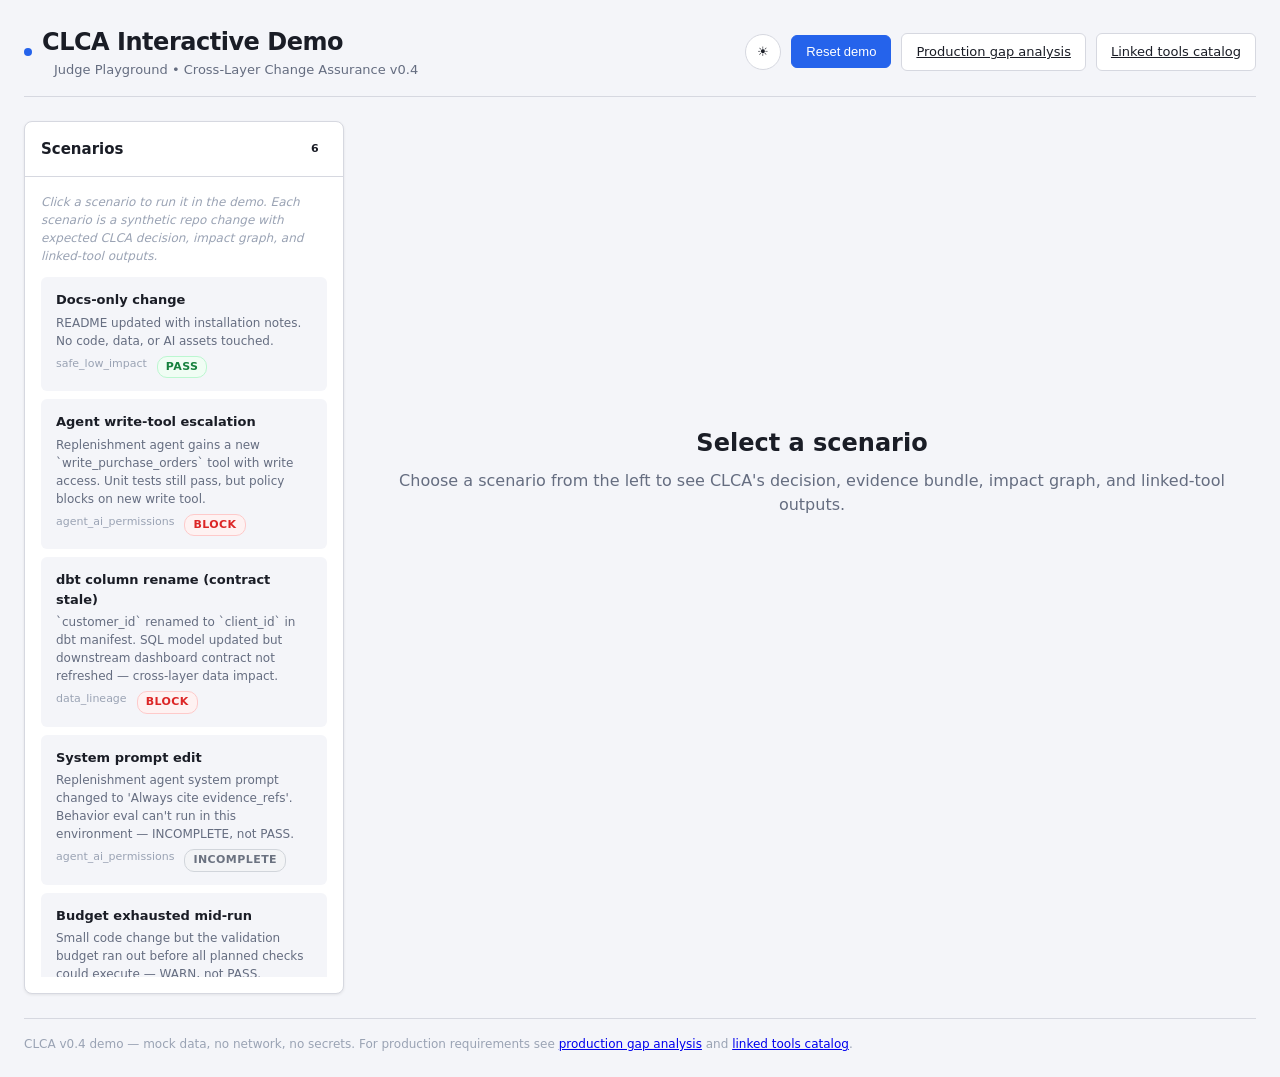
<file: demo/interactive_demo.html>
<!DOCTYPE html>
<html lang="en">
<head>
<meta charset="UTF-8">
<meta name="viewport" content="width=device-width, initial-scale=1.0">
<title>CLCA Interactive Demo — Judge Playground</title>
<style>
  * { box-sizing: border-box; margin: 0; padding: 0; }
  :root {
    --bg: #f4f5f9; --bg-raise: #ffffff; --bg-hover: #eef0f7;
    --fg: #1a1d26; --fg-faint: #656d80; --fg-dim: #9aa3b4;
    --accent: #2563eb; --accent-hover: #1d4ed8;
    --pass: #15803d; --warn: #b45309; --block: #dc2626; --incomplete: #6b7280;
    --border: #d6d8e0; --radius: 8px; --shadow: 0 1px 3px rgba(0,0,0,0.08);
  }
  [data-theme="dark"] {
    --bg: #0b0d12; --bg-raise: #14171d; --bg-hover: #1d2230;
    --fg: #e8eaed; --fg-faint: #808aa4; --fg-dim: #5c6476;
    --border: #2a2f3e;
  }
  html { background: var(--bg); color: var(--fg); font-family: Inter, system-ui, -apple-system, sans-serif; line-height: 1.5; }
  body { padding: 24px; max-width: 1400px; margin: 0 auto; }
  header { display: flex; align-items: center; justify-content: space-between; margin-bottom: 24px; padding-bottom: 16px; border-bottom: 1px solid var(--border); }
  h1 { font-size: 24px; font-weight: 700; letter-spacing: -0.02em; }
  .subtitle { color: var(--fg-faint); font-size: 13px; margin-left: 12px; }
  .toolbar { display: flex; gap: 10px; align-items: center; }
  .btn {
    background: var(--bg-raise); border: 1px solid var(--border); color: var(--fg);
    padding: 8px 14px; border-radius: 6px; font-size: 13px; cursor: pointer;
    transition: all 0.15s;
  }
  .btn:hover { background: var(--bg-hover); border-color: var(--fg-dim); }
  .btn.primary { background: var(--accent); color: #fff; border-color: var(--accent); }
  .btn.primary:hover { background: var(--accent-hover); }
  .btn.danger { background: transparent; color: var(--block); border-color: var(--block); }
  .btn.danger:hover { background: rgba(220,38,38,0.08); }
  .btn.theme { padding: 8px; border-radius: 50%; width: 36px; height: 36px; display: inline-flex; align-items: center; justify-content: center; }
  .grid { display: grid; grid-template-columns: 320px 1fr; gap: 24px; }
  .card { background: var(--bg-raise); border: 1px solid var(--border); border-radius: var(--radius); box-shadow: var(--shadow); overflow: hidden; }
  .card-header { padding: 16px; border-bottom: 1px solid var(--border); display: flex; align-items: center; justify-content: space-between; }
  .card-title { font-weight: 600; font-size: 15px; }
  .card-body { padding: 16px; }
  .scenario-list { height: calc(100vh - 200px); overflow-y: auto; display: flex; flex-direction: column; gap: 8px; }
  .scenario-item {
    padding: 12px 14px; border-radius: 6px; cursor: pointer; border: 1px solid transparent;
    background: var(--bg); font-size: 13px; transition: all 0.15s;
  }
  .scenario-item:hover { border-color: var(--accent); background: var(--bg-hover); }
  .scenario-item.selected { border-color: var(--accent); background: var(--accent); color: #fff; }
  .scenario-item.selected .desc { color: rgba(255,255,255,0.85); }
  .scenario-name { font-weight: 600; margin-bottom: 4px; display: block; }
  .desc { color: var(--fg-faint); font-size: 12px; margin-bottom: 6px; display: block; }
  .meta-row { font-size: 11px; color: var(--fg-dim); display: flex; gap: 10px; }
  .badge { display: inline-block; padding: 2px 8px; border-radius: 10px; font-size: 11px; font-weight: 600; text-transform: uppercase; letter-spacing: 0.04em; }
  .badge-pass { background: #f0fdf4; color: var(--pass); border: 1px solid #bbf7d0; }
  .badge-warn { background: #fffbeb; color: var(--warn); border: 1px solid #fcd34d; }
  .badge-block { background: #fef2f2; color: var(--block); border: 1px solid #fecaca; }
  .badge-incomplete { background: #f3f4f6; color: var(--incomplete); border: 1px solid #d1d5db; }
  .badge-422 { background: #f3f4f6; color: #6b7280; border: 1px solid #d1d5db; }
  .main-area { height: calc(100vh - 200px); display: flex; flex-direction: column; }
  .empty-state { flex: 1; display: flex; flex-direction: column; align-items: center; justify-content: center; color: var(--fg-faint); text-align: center; }
  .empty-state h2 { margin-bottom: 8px; color: var(--fg); }
  .result-header { padding: 16px; border-bottom: 1px solid var(--border); display: flex; align-items: center; justify-content: space-between; gap: 12px; }
  .decision-large { font-size: 32px; font-weight: 800; letter-spacing: -0.03em; }
  .decision-reasons { color: var(--fg-faint); font-size: 13px; margin-top: 4px; }
  .tabs { display: flex; border-bottom: 1px solid var(--border); overflow-x: auto; }
  .tab { padding: 12px 18px; font-size: 13px; cursor: pointer; color: var(--fg-dim); border-bottom: 2px solid transparent; white-space: nowrap; }
  .tab:hover { color: var(--fg); background: var(--bg-hover); }
  .tab.active { color: var(--accent); border-bottom-color: var(--accent); }
  .tab-panel { display: none; padding: 20px; overflow-y: auto; flex: 1; }
  .tab-panel.active { display: block; }
  .grid-2 { display: grid; grid-template-columns: 1fr 1fr; gap: 16px; }
  .grid-3 { display: grid; grid-template-columns: repeat(3, 1fr); gap: 16px; }
  .stat-card { background: var(--bg); border: 1px solid var(--border); border-radius: 8px; padding: 16px; }
  .stat-value { font-size: 22px; font-weight: 700; margin-top: 4px; }
  .stat-label { font-size: 11px; color: var(--fg-dim); text-transform: uppercase; letter-spacing: 0.06em; }
  .checks-table { width: 100%; border-collapse: collapse; font-size: 13px; }
  .checks-table th { text-align: left; padding: 10px; color: var(--fg-dim); border-bottom: 1px solid var(--border); font-size: 11px; text-transform: uppercase; }
  .checks-table td { padding: 10px; border-bottom: 1px solid var(--border); }
  .status-pill { padding: 2px 8px; border-radius: 10px; font-size: 11px; font-weight: 600; }
  .st-pass { background: #f0fdf4; color: var(--pass); }
  .st-failed { background: #fef2f2; color: var(--block); }
  .st-unsupported { background: #f3f4f6; color: var(--incomplete); }
  .st-timed_out { background: #fef2f2; color: var(--warn); }
  .excerpt { font-family: ui-monospace, SFMono-Regular, Menlo, monospace; font-size: 11px; color: var(--fg-dim); background: var(--bg-hover); padding: 6px 10px; border-radius: 4px; margin-top: 4px; }
  .graph-canvas { width: 100%; height: 320px; background: var(--bg); border-radius: 8px; border: 1px solid var(--border); }
  .linked-tool { background: var(--bg-raise); border: 1px solid var(--border); border-radius: 8px; padding: 14px; margin-bottom: 12px; }
  .linked-tool h4 { font-size: 13px; margin-bottom: 8px; color: var(--accent); }
  .linked-tool pre { font-size: 11px; overflow: auto; max-height: 200px; background: var(--bg); padding: 10px; border-radius: 4px; color: var(--fg); }
  .policy-toggle { display: flex; align-items: center; gap: 10px; margin-top: 16px; padding-top: 16px; border-top: 1px solid var(--border); }
  .switch { position: relative; display: inline-block; width: 44px; height: 24px; }
  .switch input { opacity: 0; width: 0; height: 0; }
  .slider { position: absolute; cursor: pointer; top: 0; left: 0; right: 0; bottom: 0; background: var(--border); transition: 0.2s; border-radius: 24px; }
  .slider:before { position: absolute; content: ""; height: 18px; width: 18px; left: 3px; bottom: 3px; background: #fff; transition: 0.2s; border-radius: 50%; }
  input:checked + .slider { background: var(--accent); }
  input:checked + .slider:before { transform: translateX(20px); }
  .faint { color: var(--fg-dim); font-style: italic; font-size: 12px; }
  .footer { margin-top: 24px; padding-top: 16px; border-top: 1px solid var(--border); color: var(--fg-dim); font-size: 12px; }
</style>
</head>
<body>
<header>
  <div style="display:flex;align-items:center;gap:10px;">
    <div style="width:8px;height:8px;background:var(--accent);border-radius:50%;"></div>
    <div>
      <h1>CLCA Interactive Demo</h1>
      <div class="subtitle">Judge Playground &bull; Cross-Layer Change Assurance v0.4</div>
    </div>
  </div>
  <div class="toolbar">
    <button class="btn theme" id="themeToggle" title="Toggle theme">&#9728;</button>
    <button class="btn primary" onclick="window.location.reload()">Reset demo</button>
    <a class="btn" href="../docs/PRODUCTION_READINESS_GAP_ANALYSIS.md" target="_blank">Production gap analysis</a>
    <a class="btn" href="../docs/LINKED_TOOLS_CATALOG.md" target="_blank">Linked tools catalog</a>
  </div>
</header>

<div class="grid">
  <aside>
    <div class="card">
      <div class="card-header"><span class="card-title">Scenarios</span><span class="badge" id="scenarioCount">0</span></div>
      <div class="card-body">
        <p class="faint" style="font-size:12px;margin-bottom:12px;">Click a scenario to run it in the demo. Each scenario is a synthetic repo change with expected CLCA decision, impact graph, and linked-tool outputs.</p>
        <div class="scenario-list" id="scenarioList"></div>
      </div>
    </div>
  </aside>

  <main class="main-area">
    <div class="empty-state" id="emptyState">
      <h2>Select a scenario</h2>
      <p>Choose a scenario from the left to see CLCA's decision, evidence bundle, impact graph, and linked-tool outputs.</p>
    </div>
    <div class="result-area card" id="resultArea" style="display:none; height:100%; flex-direction:column;">
      <div class="result-header">
        <div>
          <div id="resName" class="decision-large"></div>
          <div id="resDesc" class="decision-reasons"></div>
        </div>
        <div id="resBadge" class="badge badge-pass"></div>
      </div>
      <div class="tabs" id="tabs"></div>
      <div class="tab-panel active" id="panel-summary">
        <div class="grid-2" style="margin-bottom:16px;">
          <div class="stat-card"><div class="stat-label">Decision</div><div class="stat-value" id="statDecision">—</div></div>
          <div class="stat-card"><div class="stat-label">Duration</div><div class="stat-value" id="statDuration">— ms</div></div>
          <div class="stat-card"><div class="stat-label">Changed paths</div><div class="stat-value" id="statPaths">—</div></div>
          <div class="stat-card"><div class="stat-label">Mandatory checks</div><div class="stat-value" id="statMandatory">—</div></div>
        </div>
        <h3 style="font-size:14px;margin-bottom:8px;color:var(--fg-faint);text-transform:uppercase;letter-spacing:0.06em;">Decision reasons</h3>
        <div id="resReasons" style="font-size:13px;color:var(--fg);margin-bottom:16px;"></div>
        <div class="policy-toggle">
          <label style="font-size:13px;color:var(--fg-faint);">Tighten policy (simulate stricter rules)</label>
          <input type="checkbox" id="policyToggle" class="switch-input">
          <span class="switch"><input type="checkbox" id="policySwitch"><span class="slider"></span></span>
        </div>
      </div>
      <div class="tab-panel" id="panel-checks">
        <table class="checks-table" id="checksTable">
          <thead><tr><th>Check</th><th>Status</th><th>Exit</th><th>Duration</th></tr></thead>
          <tbody></tbody>
        </table>
      </div>
      <div class="tab-panel" id="panel-graph">
        <div class="graph-canvas" id="graphCanvas"></div>
        <p class="faint" style="margin-top:8px;font-size:12px;">Impact graph: nodes = assets, edges = relationships (CALLS, IMPORTS, WRITES_TO, DERIVES_FROM, etc.)</p>
      </div>
      <div class="tab-panel" id="panel-linked">
        <div id="linkedTools"></div>
      </div>
      <div class="tab-panel" id="panel-bundle">
        <pre id="resBundle" style="font-size:11px;overflow:auto;background:var(--bg);padding:12px;border-radius:6px;color:var(--fg);"></pre>
      </div>
    </div>
  </main>
</div>

<div class="footer">
  CLCA v0.4 demo &mdash; mock data, no network, no secrets. For production requirements see <a href="../docs/PRODUCTION_READINESS_GAP_ANALYSIS.md" target="_blank">production gap analysis</a> and <a href="../docs/LINKED_TOOLS_CATALOG.md" target="_blank">linked tools catalog</a>.
</div>

<script>
// Loaded after mock_data.py generates index.json
let scenarios = [];
let active = null;
let policyTightened = false;

async function init() {
  const res = await fetch("mock_data/index.json");
  const index = await res.json();
  scenarios = index.scenarios;
  document.getElementById("scenarioCount").textContent = scenarios.length;
  const list = document.getElementById("scenarioList");
  for (const s of scenarios) {
    const el = document.createElement("div");
    el.className = "scenario-item";
    el.dataset.id = s.scenario_id;
    el.innerHTML = `
      <span class="scenario-name">${escapeHtml(s.name)}</span>
      <span class="desc">${escapeHtml(s.description)}</span>
      <div class="meta-row">
        <span>${s.family}</span>
        <span class="badge badge-${s.expected_decision.toLowerCase().replace('_','-')}">${s.expected_decision}</span>
      </div>
    `;
    el.onclick = () => selectScenario(s.scenario_id);
    list.appendChild(el);
  }
  document.getElementById("themeToggle").onclick = () => {
    const dark = document.documentElement.dataset.theme === "dark";
    document.documentElement.dataset.theme = dark ? "light" : "dark";
  };
  document.getElementById("policySwitch").onchange = (e) => {
    policyTightened = e.target.checked;
    if (active) renderScenario(active);
  };
}

function selectScenario(id) {
  active = id;
  document.querySelectorAll(".scenario-item").forEach(el => {
    el.classList.toggle("selected", el.dataset.id === id);
  });
  const s = scenarios.find(x => x.scenario_id === id);
  renderScenario(s.scenario_id);
}

function renderScenario(id) {
  const s = scenarios.find(x => x.scenario_id === id);
  if (!s) return;
  document.getElementById("emptyState").style.display = "none";
  document.getElementById("resultArea").style.display = "flex";

  const badge = document.getElementById("resBadge");
  badge.textContent = s.expected_decision;
  badge.className = "badge badge-" + s.expected_decision.toLowerCase().replace("_","-");

  document.getElementById("resName").textContent = s.name;
  document.getElementById("resDesc").textContent = s.description;
  document.getElementById("statDecision").textContent = s.expected_decision;
  document.getElementById("statDuration").textContent = s.duration_ms + " ms";
  document.getElementById("statPaths").textContent = (s.changed_files || []).length;
  document.getElementById("statMandatory").textContent = (s.mandatory_checks || []).length;

  // Simulate tighter policy: WARN -> BLOCK, PASS -> WARN for security scenarios
  let displayDecision = s.expected_decision;
  if (policyTightened) {
    if (displayDecision === "PASS" && s.family.includes("agent")) displayDecision = "WARN";
    if (displayDecision === "WARN") displayDecision = "BLOCK";
  }
  document.getElementById("statDecision").textContent = displayDecision + (policyTightened ? " *" : "");

  document.getElementById("resReasons").innerHTML = (s.reasons || []).map(r => "<div>&#8226; " + escapeHtml(r) + "</div>").join("");

  // Tabs
  const tabs = document.getElementById("tabs");
  tabs.innerHTML = `
    <div class="tab active" onclick="switchTab(this,'summary')">Summary</div>
    <div class="tab" onclick="switchTab(this,'checks')">Checks</div>
    <div class="tab" onclick="switchTab(this,'graph')">Impact graph</div>
    <div class="tab" onclick="switchTab(this,'linked')">Linked tools</div>
    <div class="tab" onclick="switchTab(this,'bundle')">Evidence bundle</div>
  `;

  // Checks table
  const tbody = document.querySelector("#checksTable tbody");
  tbody.innerHTML = (s.checks || []).map(c => `
    <tr>
      <td><strong>${escapeHtml(c.check_id)}</strong></td>
      <td><span class="status-pill st-${c.status}">${c.status}</span></td>
      <td>${c.exit_code !== null ? c.exit_code : "—"}</td>
      <td>${c.duration_ms !== null ? c.duration_ms + " ms" : "—"}</td>
    </tr>
  `).join("");
  if (s.checks.length === 0) tbody.innerHTML = "<tr><td colspan=4 class='faint'>No checks started (change set unknown — 422 refused)</td></tr>";

  // Graph (text-based visualization since no Cytoscape in single file)
  const graph = document.getElementById("graphCanvas");
  const nodes = (s.impact && s.impact.nodes) || [];
  const edges = (s.impact && s.impact.edges) || [];
  graph.innerHTML = `
    <div style="padding:16px;">
      <div style="font-size:12px;color:var(--fg-dim);margin-bottom:12px;">${nodes.length} nodes &bull; ${edges.length} edges</div>
      <div style="display:grid;grid-template-columns:repeat(auto-fill,minmax(150px,1fr));gap:8px;">
        ${nodes.map(n => `<div style="background:var(--bg-hover);border:1px solid var(--border);border-radius:6px;padding:8px;font-size:12px;"><div style="font-weight:600">${escapeHtml(n.label)}</div><div style="font-size:11px;color:var(--fg-dim);">${n.kind}</div></div>`).join("")}
      </div>
      <div style="margin-top:12px;font-size:12px;color:var(--fg-dim);">${edges.map(e => escapeHtml(e.source) + " &#8594; " + escapeHtml(e.target) + " (" + e.kind + ")").join("<br>") || "No relationships"}</div>
    </div>
  `;

  // Linked tools
  const linked = document.getElementById("linkedTools");
  linked.innerHTML = (["impactgraph","axiomcodegraph","enola","code_system_graph","datahub","owasp_agent_harness"]).map(t => `
    <div class="linked-tool">
      <h4>${t}</h4>
      <pre>${JSON.stringify(mockLinked(t, s), null, 2)}</pre>
    </div>
  `).join("");

  // Bundle
  const bundle = {
    change_id: s.scenario_id,
    repository: "demo-retail",
    base_revision: "a".repeat(40),
    head_revision: "b".repeat(40),
    policy_id: "default-pr-policy",
    policy_version: "0.2.0",
    bundle_digest: "sha256:demo-" + s.scenario_id,
    decision: displayDecision,
    reasons: s.reasons,
    checks: s.checks,
    coverage_gaps: s.coverage_gaps,
    policy_findings: s.policy_findings,
  };
  document.getElementById("resBundle").textContent = JSON.stringify(bundle, null, 2);
}

function mockLinked(tool, s) {
  const base = {
    impactgraph: { tool: "impactgraph", version: "0.4.2", assets: (s.impact.nodes||[]).length, edges: (s.impact.edges||[]).length },
    axiomcodegraph: { tool: "axiomcodegraph", version: "1.1.0", impact_score: s.scenario_id === "demo-write-tool-escalation" ? 0.85 : 0.3 },
    enola: { tool: "enola", version: "2.0.1", cross_repo_edges: s.scenario_id === "demo-column-rename" ? 2 : 0 },
    code_system_graph: { tool: "code_system_graph", version: "0.9.0", canonical_ids: (s.impact.nodes||[]).map(n => n.id) },
    datahub: { tool: "datahub", version: "0.13.0", lineage_freshness: s.scenario_id === "demo-column-rename" ? "stale" : "current" },
    owasp_agent_harness: { tool: "owasp-agent-security-harness", version: "1.2.0", excessive_agency: s.scenario_id === "demo-write-tool-escalation" },
  };
  return base[tool] || { tool, version: "mock" };
}

function switchTab(el, panel) {
  document.querySelectorAll(".tab").forEach(t => t.classList.remove("active"));
  el.classList.add("active");
  document.querySelectorAll(".tab-panel").forEach(p => p.classList.remove("active"));
  document.getElementById("panel-" + panel).classList.add("active");
}

function escapeHtml(t) { return String(t).replace(/[&<>"']/g, c => ({ "&":"&amp;","<":"&lt;",">":"&gt;",'"':"&quot;","'":"&#39;" })[c]); }

init();
</script>
</body>
</html>
</file>
